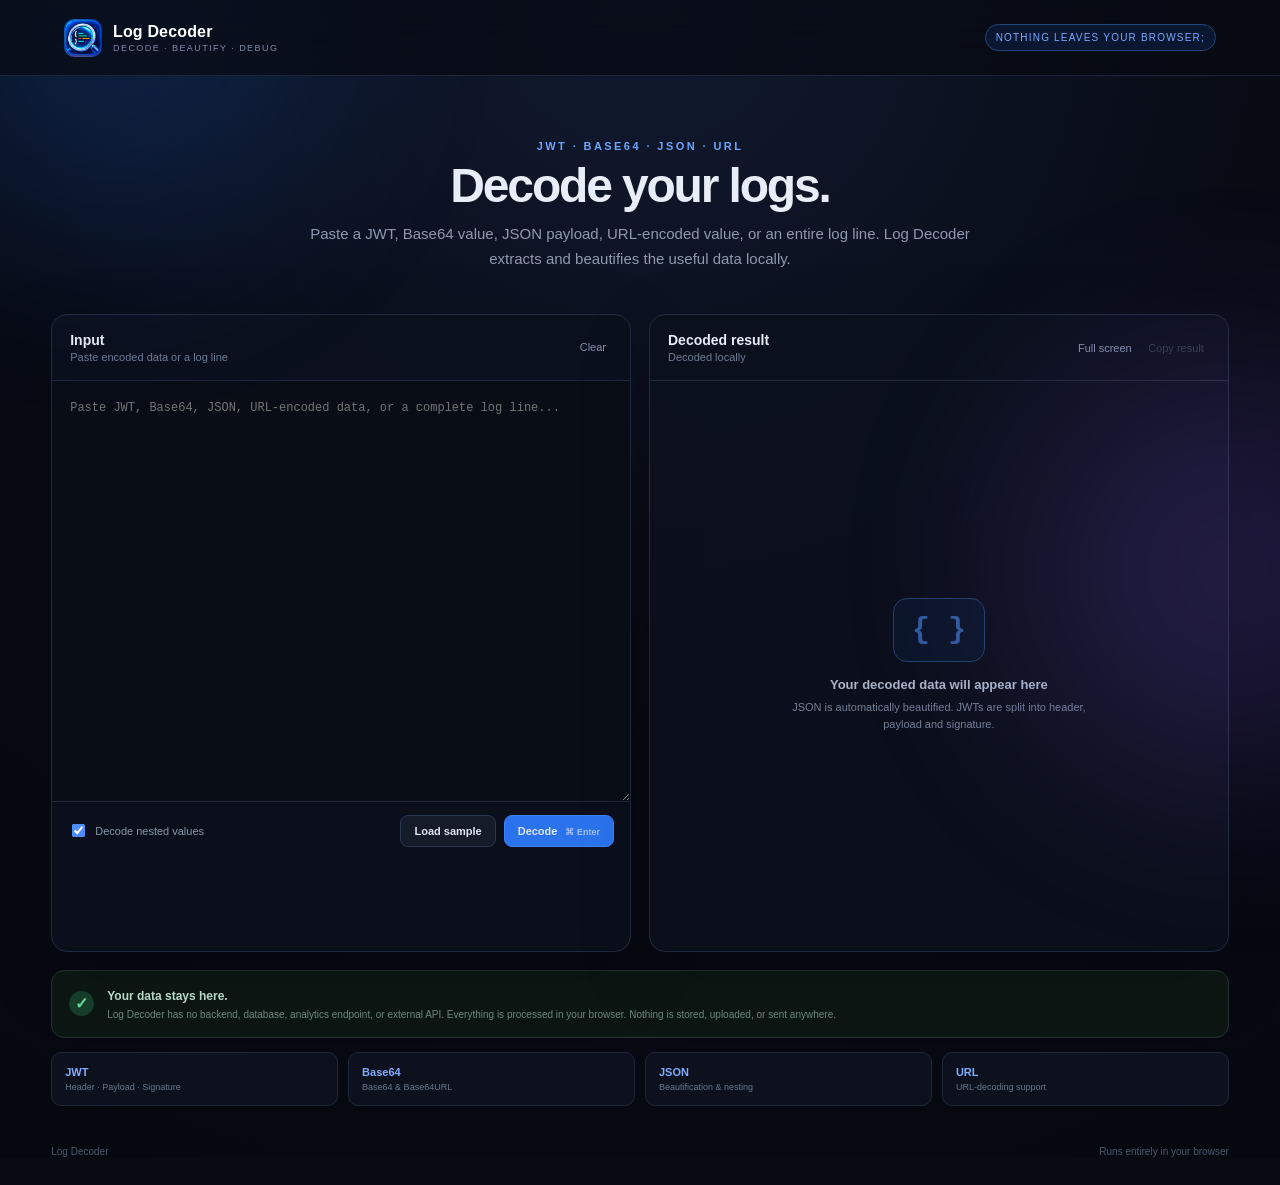
<file: log-decoder-github-pages/index.html>
<!doctype html>
<html lang="en">

<head>
  <meta charset="utf-8">
  <meta name="viewport" content="width=device-width,initial-scale=1">
  <meta name="description"
    content="Log Decoder - decode JWT, Base64, JSON and URL-encoded log data locally in your browser.">
  <meta name="theme-color" content="#0b1020">
  <link rel="icon" href="assets/icon128.png">
  <link rel="stylesheet" href="styles.css">
  <title>Log Decoder — JWT · Base64 · JSON</title>
</head>

<body>
  <div class="bg-glow glow-one"></div>
  <div class="bg-glow glow-two"></div>

  <header class="site-header">
    <a class="brand" href="./" aria-label="Log Decoder home">
      <img src="assets/icon128.png" alt="">
      <div>
        <strong>Log Decoder</strong>
        <span>DECODE · BEAUTIFY · DEBUG</span>
      </div>
    </a>
    <div class="header-badge">NOTHING LEAVES YOUR BROWSER;</div>
  </header>

  <main class="container">
    <section class="hero">
      <div class="eyebrow">JWT · BASE64 · JSON · URL</div>
      <h1>Decode your logs.</h1>
      <p>Paste a JWT, Base64 value, JSON payload, URL-encoded value, or an entire log line. Log Decoder extracts and
        beautifies the useful data locally.</p>
    </section>

    <section class="workspace">
      <div class="panel input-panel">
        <div class="panel-heading">
          <div>
            <h2>Input</h2>
            <span>Paste encoded data or a log line</span>
          </div>
          <button id="clearInput" class="text-btn" type="button">Clear</button>
        </div>

        <textarea id="input" spellcheck="false"
          placeholder="Paste JWT, Base64, JSON, URL-encoded data, or a complete log line..."></textarea>

        <div class="input-footer">
          <label class="toggle">
            <input id="recursive" type="checkbox" checked>
            <span>Decode nested values</span>
          </label>
          <div class="input-actions">
            <button id="sample" class="secondary-btn" type="button">Load sample</button>
            <button id="decode" class="primary-btn" type="button">Decode <span>⌘ Enter</span></button>
          </div>
        </div>
      </div>

      <div class="panel result-panel">
        <div class="panel-heading">
          <div>
            <h2>Decoded result</h2>
            <span id="resultMeta">Decoded locally</span>
          </div>
          <div class="panel-actions">
            <button id="fullscreen" class="text-btn" type="button">Full screen</button>
            <button id="copy" class="text-btn" type="button" disabled>Copy result</button>
          </div>
        </div>


        <div id="emptyState" class="empty-state">
          <div class="empty-icon">{ }</div>
          <strong>Your decoded data will appear here</strong>
          <span>JSON is automatically beautified. JWTs are split into header, payload and signature.</span>
        </div>

        <div id="result" class="result hidden">
          <div class="detected-row">
            <span id="detected" class="badge"></span>
          </div>

          <div id="jwtSections" class="hidden">
            <div class="section">
              <div class="section-title">Header</div>
              <pre id="jwtHeader" class="code-block"></pre>
            </div>
            <div class="section">
              <div class="section-title">Payload</div>
              <pre id="jwtPayload" class="code-block"></pre>
            </div>
            <div class="section">
              <div class="section-title">Signature</div>
              <pre id="jwtSignature" class="code-block"></pre>
            </div>
          </div>

          <div id="normalResult" class="section">
            <div class="section-title">Decoded output</div>
            <textarea id="output" class="code-block output-area" readonly spellcheck="false"></textarea>
          </div>
        </div>

        <div id="error" class="error hidden"></div>
      </div>
    </section>

    <section class="privacy">
      <div class="privacy-icon">✓</div>
      <div>
        <strong>Your data stays here.</strong>
        <p>Log Decoder has no backend, database, analytics endpoint, or external API. Everything is processed in your
          browser. Nothing is stored, uploaded, or sent anywhere.</p>
      </div>
    </section>

    <section class="features">
      <div><b>JWT</b><span>Header · Payload · Signature</span></div>
      <div><b>Base64</b><span>Base64 & Base64URL</span></div>
      <div><b>JSON</b><span>Beautification & nesting</span></div>
      <div><b>URL</b><span>URL-decoding support</span></div>
    </section>
  </main>

  <footer>
    <span>Log Decoder</span>
    <span>Runs entirely in your browser</span>
  </footer>

  <script src="assets/decoder.js"></script>
  <script src="app.js"></script>
</body>

</html>
</file>
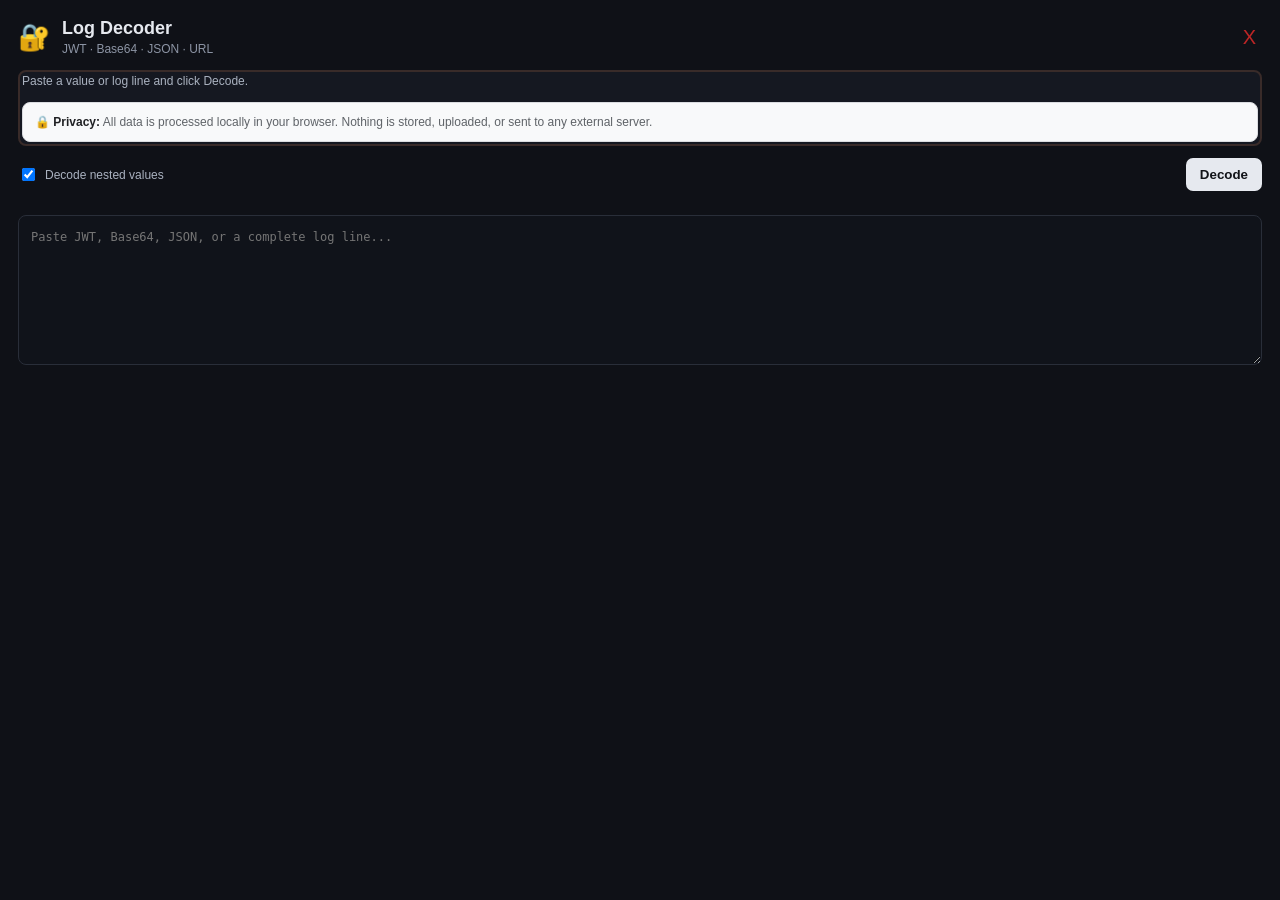
<file: decoder-window.html>
<!doctype html><html><head><meta charset="utf-8"><meta name="viewport" content="width=device-width,initial-scale=1"><title>Log Decoder</title><link rel="stylesheet" href="popup.css"></head><body class="standalone"><main><header><div class="logo">🔐</div><div class="title-wrap"><h1>Log Decoder</h1><p>JWT · Base64 · JSON · URL</p></div><button id="closeWindow" class="close-btn">X</button></header><section id="status" class="status"><div id="statusMessage">Paste a value or log line and click Decode.</div><div class="privacy-note">🔒 <strong>Privacy:</strong> All data is processed locally in your browser. Nothing is stored, uploaded, or sent to any external server.</div></section><div class="controls"><label class="toggle"><input id="recursive" type="checkbox" checked><span>Decode nested values</span></label><button id="decode" class="primary">Decode</button></div><textarea id="input" class="standalone-input" placeholder="Paste JWT, Base64, JSON, or a complete log line..."></textarea><section id="result" class="hidden"><div class="result-header"><span id="detected" class="badge">—</span><button id="copy" class="copy-btn">Copy result</button></div><div id="jwtSections" class="hidden"><div class="section-title">Header</div><pre id="jwtHeader" class="code-block"></pre><div class="section-title">Payload</div><pre id="jwtPayload" class="code-block"></pre><div class="section-title">Signature</div><pre id="jwtSignature" class="code-block"></pre></div><div id="normalResult"><div class="section-title">Decoded output</div><pre id="output" class="code-block"></pre></div></section><section id="error" class="error hidden"></section></main><script src="decoder.js"></script><script src="decoder-window.js"></script></body></html>
</file>
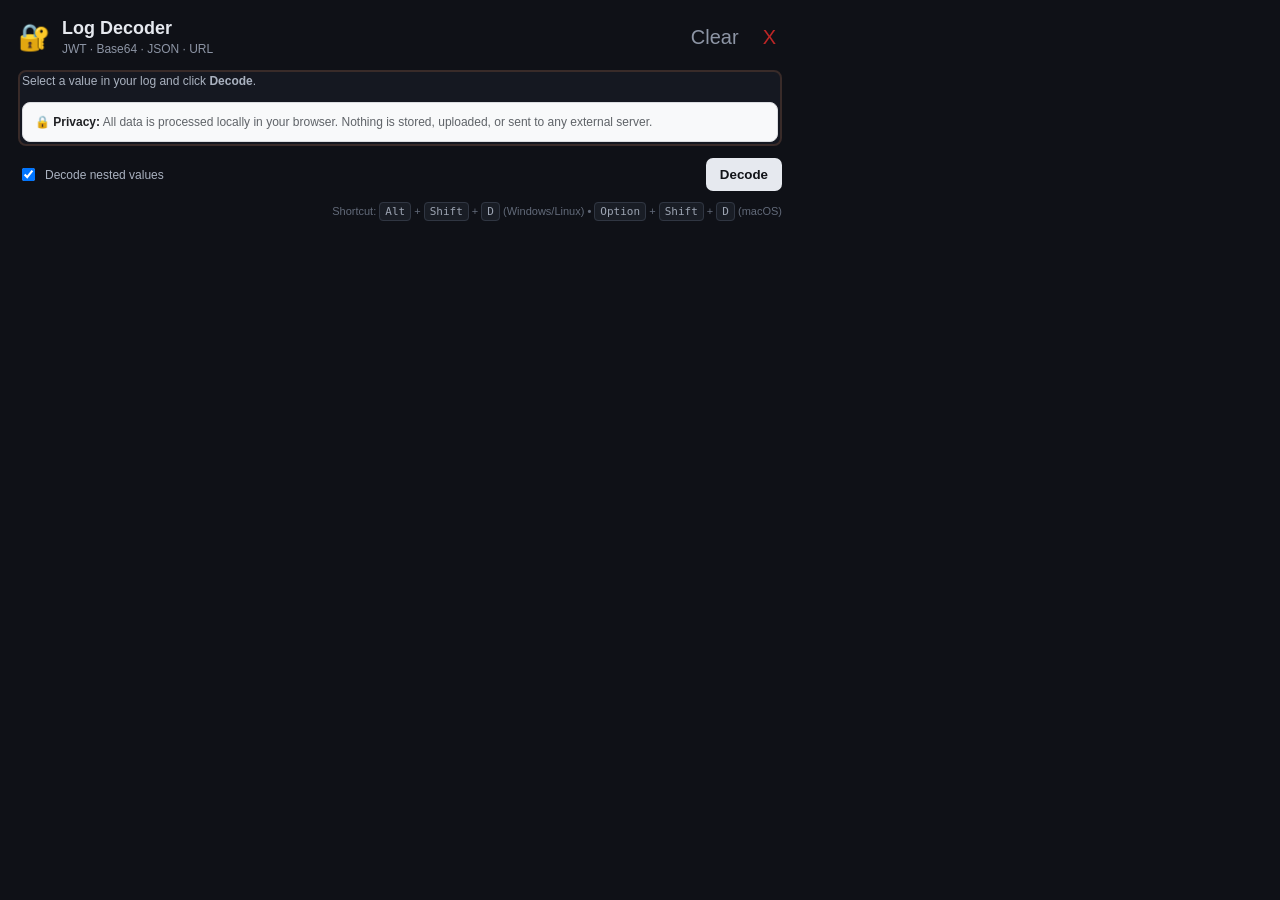
<file: popup.html>
<!doctype html>
<html>

<head>
  <meta charset="utf-8">
  <meta name="viewport" content="width=device-width, initial-scale=1">
  <title>Log Decoder</title>
  <link rel="stylesheet" href="popup.css">
</head>

<body>
  <main>
    <header>
      <div class="logo">🔐</div>
      <div class="title-wrap">
        <h1>Log Decoder</h1>
        <p>JWT · Base64 · JSON · URL</p>
      </div>
      <button id="clear" class="icon-btn" title="Clear">Clear</button>
      <button id="close" class="close-btn" title="Close">X</button>
    </header>

    <section id="status" class="status">
      <div id="statusMessage">
        Select a value in your log and click <strong>Decode</strong>.
      </div>

      <div class="privacy-note">
        🔒 <strong>Privacy:</strong> All data is processed locally in your browser.
        Nothing is stored, uploaded, or sent to any external server.
      </div>
    </section>
    <div class="controls">
      <label class="toggle">
        <input id="recursive" type="checkbox" checked>
        <span>Decode nested values</span>
      </label>
      <button id="decode" class="primary">Decode</button>
    </div>

    <section id="result" class="hidden">
      <div class="result-header">
        <span id="detected" class="badge">—</span>
        <button id="copy" class="copy-btn">Copy result</button>
      </div>

      <div id="jwtSections" class="hidden">
        <div class="section-title">Header</div>
        <pre id="jwtHeader" class="code-block"></pre>
        <div class="section-title">Payload</div>
        <pre id="jwtPayload" class="code-block"></pre>
        <div class="section-title">Signature</div>
        <pre id="jwtSignature" class="code-block"></pre>
      </div>

      <div id="normalResult">
        <div class="section-title">Decoded output</div>
        <pre id="output" class="code-block"></pre>
      </div>
    </section>

    <section id="error" class="error hidden"></section>
    <div class="hint">
      Shortcut:
      <kbd>Alt</kbd> + <kbd>Shift</kbd> + <kbd>D</kbd>
      <span>(Windows/Linux)</span>
      <b>•</b>
      <kbd>Option</kbd> + <kbd>Shift</kbd> + <kbd>D</kbd>
      <span>(macOS)</span>
    </div>
  </main>
  <script src="decoder.js"></script>
  <script src="popup.js"></script>
</body>

</html>
</file>
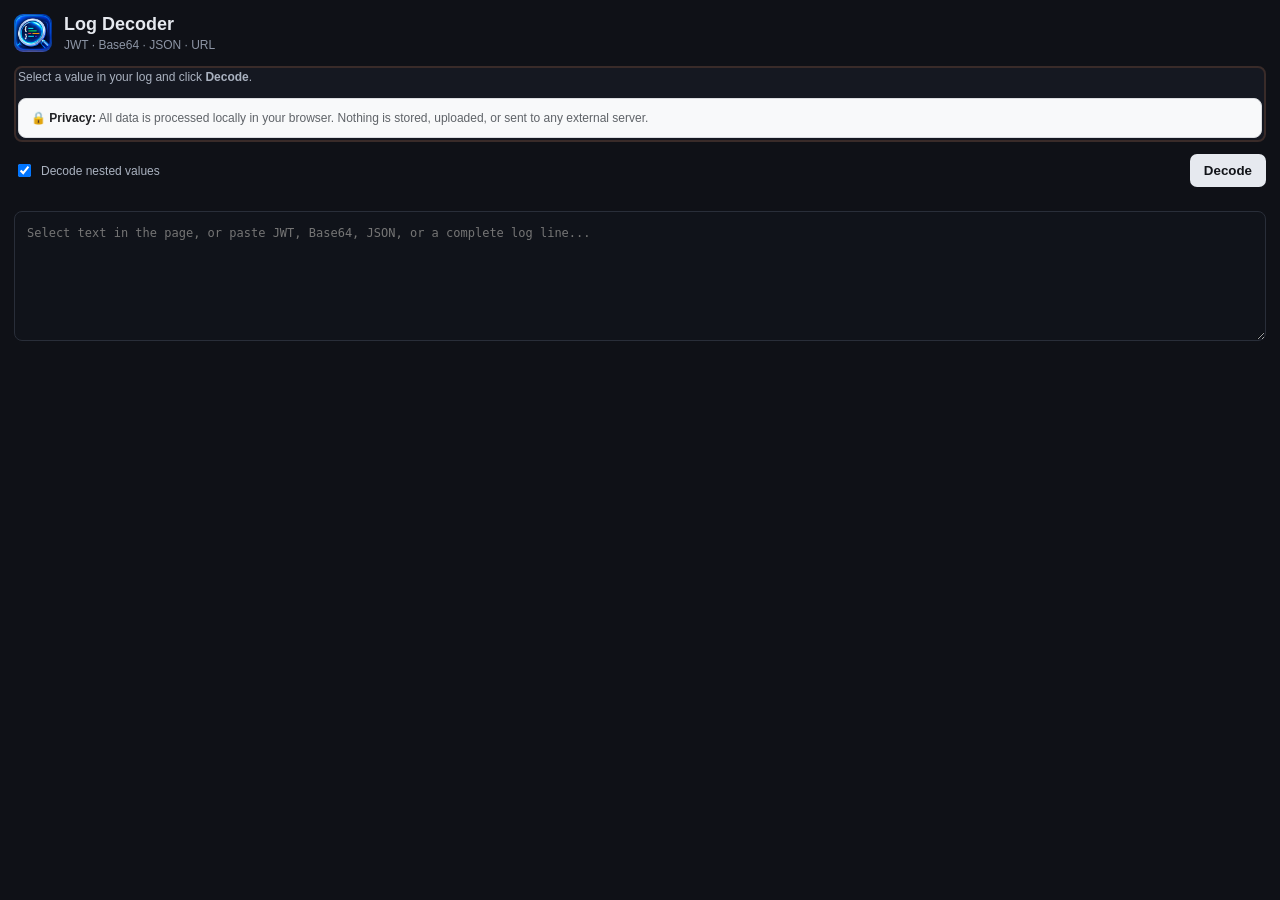
<file: sidepanel.html>
<!doctype html>
<html>
<head>
  <meta charset="utf-8">
  <meta name="viewport" content="width=device-width, initial-scale=1">
  <title>Log Decoder</title>
  <link rel="stylesheet" href="popup.css">
</head>
<body class="sidepanel">
  <main>
    <header>
      <div class="logo"><img src="icons/icon128.png" alt="Log Decoder"></div>
      <div class="title-wrap">
        <h1>Log Decoder</h1>
        <p>JWT · Base64 · JSON · URL</p>
      </div>
    </header>

    <section id="status" class="status">
      <div id="statusMessage">Select a value in your log and click <strong>Decode</strong>.</div>
      <div class="privacy-note">
        🔒 <strong>Privacy:</strong> All data is processed locally in your browser.
        Nothing is stored, uploaded, or sent to any external server.
      </div>
    </section>

    <div class="controls">
      <label class="toggle">
        <input id="recursive" type="checkbox" checked>
        <span>Decode nested values</span>
      </label>
      <button id="decode" class="primary">Decode</button>
    </div>

    <textarea id="input" class="standalone-input" placeholder="Select text in the page, or paste JWT, Base64, JSON, or a complete log line..."></textarea>

    <section id="result" class="hidden">
      <div class="result-header">
        <span id="detected" class="badge">—</span>
        <button id="copy" class="copy-btn">Copy result</button>
      </div>

      <div id="jwtSections" class="hidden">
        <div class="section-title">Header</div>
        <pre id="jwtHeader" class="code-block"></pre>
        <div class="section-title">Payload</div>
        <pre id="jwtPayload" class="code-block"></pre>
        <div class="section-title">Signature</div>
        <pre id="jwtSignature" class="code-block"></pre>
      </div>

      <div id="normalResult">
        <div class="section-title">Decoded output</div>
        <pre id="output" class="code-block"></pre>
      </div>
    </section>

    <section id="error" class="error hidden"></section>
  </main>

  <script src="decoder.js"></script>
  <script src="sidepanel.js"></script>
</body>
</html>
</file>
<file: log-decoder-github-pages/styles.css>
* {
  box-sizing: border-box;
}
:root {
  font-family:
    Inter,
    -apple-system,
    BlinkMacSystemFont,
    "Segoe UI",
    sans-serif;
  color: #e8edf7;
  background: #080b14;
}
body {
  margin: 0;
  min-height: 100vh;
  background: radial-gradient(
    circle at top,
    #111a30 0,
    #080b14 48%,
    #060810 100%
  );
  overflow-x: hidden;
}
button,
textarea {
  font: inherit;
}
.bg-glow {
  position: fixed;
  width: 420px;
  height: 420px;
  border-radius: 50%;
  filter: blur(100px);
  opacity: 0.18;
  pointer-events: none;
}
.glow-one {
  background: #2879ff;
  top: -180px;
  left: -100px;
}
.glow-two {
  background: #8b5cf6;
  right: -160px;
  top: 40%;
}
.site-header {
  height: 76px;
  display: flex;
  align-items: center;
  justify-content: space-between;
  padding: 0 5vw;
  border-bottom: 1px solid #1c2537;
  background: rgba(7, 10, 18, 0.72);
  backdrop-filter: blur(18px);
  position: sticky;
  top: 0;
  z-index: 5;
}
.brand {
  display: flex;
  align-items: center;
  gap: 11px;
  color: #fff;
  text-decoration: none;
}
.brand img {
  width: 38px;
  height: 38px;
  border-radius: 10px;
}
.brand strong {
  display: block;
  font-size: 16px;
  letter-spacing: 0.01em;
}
.brand span {
  display: block;
  margin-top: 2px;
  font-size: 9px;
  letter-spacing: 0.16em;
  color: #7f8ca5;
}
.header-badge {
  font-size: 10px;
  letter-spacing: 0.12em;
  color: #78a9ff;
  border: 1px solid #24457c;
  background: #0b1730;
  padding: 7px 10px;
  border-radius: 999px;
}
.container {
  width: min(1180px, 92vw);
  margin: auto;
  padding: 64px 0 30px;
}
.hero {
  max-width: 760px;
  margin: 0 auto 42px;
  text-align: center;
}
.eyebrow {
  font-size: 11px;
  letter-spacing: 0.22em;
  color: #6ea4ff;
  font-weight: 700;
}
.hero h1 {
  font-size: clamp(28px, 6vw, 48px);
  line-height: 1.02;
  margin: 10px 0 10px;
  letter-spacing: -0.045em;
}
.hero h1 span {
  background: linear-gradient(90deg, #8ab8ff, #b794ff);
  -webkit-background-clip: text;
  background-clip: text;
  color: transparent;
}
.hero p {
  color: #8e9ab0;
  line-height: 1.7;
  font-size: 15px;
  margin: auto;
  max-width: 700px;
}
.workspace {
  display: grid;
  grid-template-columns: 1fr 1fr;
  gap: 18px;
}
.panel {
  border: 1px solid #202b40;
  background: rgba(12, 17, 29, 0.88);
  border-radius: 16px;
  box-shadow: 0 22px 70px rgba(0, 0, 0, 0.22);
  overflow: hidden;
}
.panel-heading {
  display: flex;
  align-items: center;
  justify-content: space-between;
  padding: 17px 18px;
  border-bottom: 1px solid #202a3b;
}
.panel-heading h2 {
  font-size: 14px;
  margin: 0;
}
.panel-heading span {
  display: block;
  color: #6f7d94;
  font-size: 11px;
  margin-top: 3px;
}
.text-btn {
  border: 0;
  background: transparent;
  color: #8292ad;
  cursor: pointer;
  font-size: 11px;
}
.text-btn:hover {
  color: #fff;
}
.text-btn:disabled {
  opacity: 0.35;
  cursor: not-allowed;
}
textarea {
  display: block;
  width: 100%;
  resize: vertical;
  height: 420px;
  min-height: 420px;
  max-height: 120vh;
  border: 0;
  outline: 0;
  padding: 18px;
  background: #090d16;
  color: #dfe7f5;
  font:
    12px/1.65 "SFMono-Regular",
    Consolas,
    monospace;
}
.input-footer {
  display: flex;
  align-items: center;
  justify-content: space-between;
  gap: 12px;
  padding: 13px 16px;
  border-top: 1px solid #202a3b;
}
.toggle {
  display: flex;
  align-items: center;
  gap: 7px;
  color: #8b97aa;
  font-size: 11px;
}
.toggle input {
  accent-color: #4d8cff;
}
.input-actions {
  display: flex;
  gap: 8px;
}
.primary-btn,
.secondary-btn {
  border-radius: 8px;
  padding: 9px 13px;
  border: 1px solid #293750;
  color: #dfe7f5;
  cursor: pointer;
  font-size: 11px;
  font-weight: 650;
}
.primary-btn {
  background: #2b73ed;
  border-color: #3c83ff;
}
.primary-btn:hover {
  background: #3d85ff;
}
.primary-btn span {
  font-size: 9px;
  opacity: 0.65;
  margin-left: 5px;
}
.secondary-btn {
  background: #141b29;
}
.secondary-btn:hover {
  background: #1a2434;
}
.result-panel {
  min-height: 620px;
}
.empty-state {
  height: 570px;
  display: flex;
  flex-direction: column;
  align-items: center;
  justify-content: center;
  text-align: center;
  padding: 30px;
  color: #738096;
}
.empty-state strong {
  color: #aab5c8;
  font-size: 13px;
  margin: 15px 0 7px;
}
.empty-state span {
  max-width: 330px;
  font-size: 11px;
  line-height: 1.6;
}
.empty-icon {
  font:
    700 30px "SFMono-Regular",
    Consolas,
    monospace;
  color: #315b9d;
  border: 1px solid #23416f;
  background: #0b1528;
  border-radius: 14px;
  padding: 14px 18px;
}
.result {
  padding: 0 18px 18px;
}
.result-panel.fullscreen {
  position: fixed;
  top: 0;
  left: 0;
  width: 100vw;
  height: 100vh;
  z-index: 999;
  background: rgba(8, 11, 20, 0.98);
  overflow-y: auto;
  padding: 20px;
  box-shadow: 0 0 60px rgba(0, 0, 0, 0.7);
}

.result-panel.fullscreen .code-block {
  max-height: none;
  font-size: 13px;
}

body.fullscreen-active {
  overflow: hidden;
}

.detected-row {
  padding: 13px 0 0;
}
.badge {
  display: inline-block;
  padding: 5px 8px;
  border-radius: 999px;
  background: #17284a;
  color: #7eb0ff;
  font-size: 10px;
  font-weight: 700;
}
.section {
  margin-top: 13px;
}
.section-title {
  font-size: 9px;
  text-transform: uppercase;
  letter-spacing: 0.15em;
  color: #65738a;
  margin: 0 0 6px;
}
.code-block {
  margin: 0;
  max-height: 270px;
  overflow: auto;
  padding: 13px;
  border: 1px solid #1d2738;
  border-radius: 9px;
  background: #070a10;
  color: #dce5f3;
  font:
    11px/1.55 "SFMono-Regular",
    Consolas,
    monospace;
  white-space: pre-wrap;
  overflow-wrap: anywhere;
}
.error {
  margin: 16px 18px;
  padding: 12px;
  border: 1px solid #69323b;
  border-radius: 9px;
  background: #211117;
  color: #ff9da7;
  font-size: 11px;
  line-height: 1.5;
}
.hidden {
  display: none !important;
}
.privacy {
  display: flex;
  align-items: center;
  gap: 13px;
  margin-top: 18px;
  padding: 15px 17px;
  border: 1px solid #24372f;
  background: #0c1713;
  border-radius: 13px;
}
.privacy-icon {
  width: 25px;
  height: 25px;
  display: grid;
  place-items: center;
  border-radius: 50%;
  background: #153d2a;
  color: #67d69b;
  font-weight: 800;
}
.privacy strong {
  font-size: 12px;
  color: #b9d9c7;
}
.privacy p {
  margin: 3px 0 0;
  color: #70877c;
  font-size: 10px;
  line-height: 1.5;
}
.features {
  display: grid;
  grid-template-columns: repeat(4, 1fr);
  gap: 10px;
  margin-top: 14px;
}
.features div {
  padding: 13px;
  border: 1px solid #1d2738;
  background: #0c111d;
  border-radius: 10px;
}
.features b {
  display: block;
  color: #82adff;
  font-size: 11px;
}
.features span {
  display: block;
  color: #69768c;
  font-size: 9px;
  margin-top: 4px;
}
footer {
  width: min(1180px, 92vw);
  margin: 10px auto 28px;
  display: flex;
  justify-content: space-between;
  color: #4e5a6d;
  font-size: 10px;
}

.output-area {
  width: 100%;
  height: 60vh;
  min-height: 450px;
  max-height: 120vh;
  resize: vertical;
  overflow: auto;
}

.output-area:focus {
  border-color: #315b9d;
}
@media (max-width: 850px) {
  .workspace {
    grid-template-columns: 1fr;
  }
  .features {
    grid-template-columns: 1fr 1fr;
  }
  .site-header {
    padding: 0 4vw;
  }
  .container {
    padding-top: 40px;
  }
  .result-panel {
    min-height: 400px;
  }
}
@media (max-width: 520px) {
  .input-footer {
    align-items: flex-start;
    flex-direction: column;
  }
  .input-actions {
    width: 100%;
  }
  .input-actions button {
    flex: 1;
  }
  .features {
    grid-template-columns: 1fr;
  }
  .header-badge {
    display: none;
  }
  .hero h1 {
    font-size: 40px;
  }
}
</file>
<file: popup.css>
* { box-sizing: border-box; }
body {
  margin: 0;
  width: 800px;
  min-height: 600px;
  background: #0f1117;
  color: #e6e9ef;
  font-family: Inter, -apple-system, BlinkMacSystemFont, "Segoe UI", sans-serif;
}
main { padding: 18px; }
header { display: flex; align-items: center; gap: 12px; margin-bottom: 14px; }
.logo { font-size: 26px; }
.title-wrap { flex: 1; }
h1 { margin: 0; font-size: 18px; }
p { margin: 3px 0 0; color: #8d95a5; font-size: 12px; }
.icon-btn { border: 0; background: transparent; color: #8d95a5; font-size: 20px; cursor: pointer; }
.close-btn { border: 0; background: transparent; color: #bd2626; font-size: 20px; cursor: pointer; }
.icon-btn:hover { color: #fff; }
.status { padding: 2px 2px; border: 2px solid #392b29; border-radius: 8px; color: #aab2c0; background: #151821; font-size: 12px;}
.privacy-note {
  margin-top: 14px;
  padding: 10px 12px;
  border-radius: 8px;
  font-size: 12px;
  line-height: 1.5;
  color: #5f6368;
  background: #f8f9fa;
  border: 1px solid #dadce0;
}

.privacy-note strong {
  color: #202124;
}
.success-status { border-color: #235b3d; color: #77d7a0; }
.error-status { border-color: #71353b; color: #ff9b9b; }
.controls { display: flex; align-items: center; gap: 12px; margin: 12px 0; }
.toggle { display: flex; align-items: center; gap: 7px; color: #aab2c0; font-size: 12px; flex: 1; }
.primary, .copy-btn { border: 0; border-radius: 7px; padding: 9px 14px; font-weight: 600; cursor: pointer; }
.primary { background: #e6e9ef; color: #111318; }
.copy-btn { background: #252b36; color: #e6e9ef; }
.primary:hover, .copy-btn:hover { filter: brightness(1.12); }
.result-header { display: flex; align-items: center; justify-content: space-between; margin: 12px 0 8px; }
.badge { display: inline-block; padding: 4px 8px; border-radius: 999px; background: #252b36; color: #b8c0ce; font-size: 11px; font-weight: 700; }
.section-title { color: #8d95a5; font-size: 11px; font-weight: 700; text-transform: uppercase; letter-spacing: .06em; margin: 12px 0 6px; }
.code-block { margin: 0; max-height: 600px; overflow: auto; padding: 13px; border: 1px solid #292e39; border-radius: 8px; background: #0a0c10; color: #d8dee9; font: 12px/1.55 "SFMono-Regular", Consolas, monospace; white-space: pre-wrap; overflow-wrap: anywhere; }
.error { margin-top: 12px; padding: 12px; border: 1px solid #71353b; border-radius: 8px; background: #211317; color: #ff9b9b; font-size: 12px; }
.hint { margin-top: 14px; color: #626a79; font-size: 11px; text-align: right; }
kbd { padding: 2px 5px; border: 1px solid #303642; border-radius: 4px; background: #191d25; color: #9da5b3; }
.hidden { display: none !important; }



.view-actions {
  display: flex;
  gap: 8px;
  margin: 10px 0 14px;
}

.view-btn {
  flex: 1;
  padding: 9px 10px;
  border-radius: 7px;
  border: 1px solid #303642;
  font-size: 12px;
  font-weight: 600;
  cursor: pointer;
  transition: background .15s ease, border-color .15s ease;
}

.view-btn.primary {
  background: #1f6feb;
  color: #fff;
  border-color: #1f6feb;
}

.view-btn.primary:hover {
  background: #388bfd;
  border-color: #388bfd;
}

.view-btn.secondary {
  background: #181c24;
  color: #e6e9ef;
}

.view-btn.secondary:hover {
  background: #232936;
  border-color: #454c5a;
}

.standalone, .devtools-panel, .sidepanel {
  width: auto !important;
  min-width: 0 !important;
  min-height: 100vh;
}

.sidepanel main {
  padding: 14px;
}

.sidepanel .standalone-input {
  min-height: 130px;
}

.standalone-input {
  width: 100%;
  min-height: 150px;
  margin: 12px 0;
  padding: 12px;
  box-sizing: border-box;
  border: 1px solid #292e39;
  border-radius: 8px;
  background: #10131a;
  color: #e6e9ef;
  font: 12px/1.5 ui-monospace, SFMono-Regular, Menlo, monospace;
  resize: vertical;
}

.logo {
  display: flex;
  align-items: center;
  justify-content: center;
}

.logo img {
  width: 38px;
  height: 38px;
  object-fit: contain;
  border-radius: 9px;
  display: block;
}
</file>
